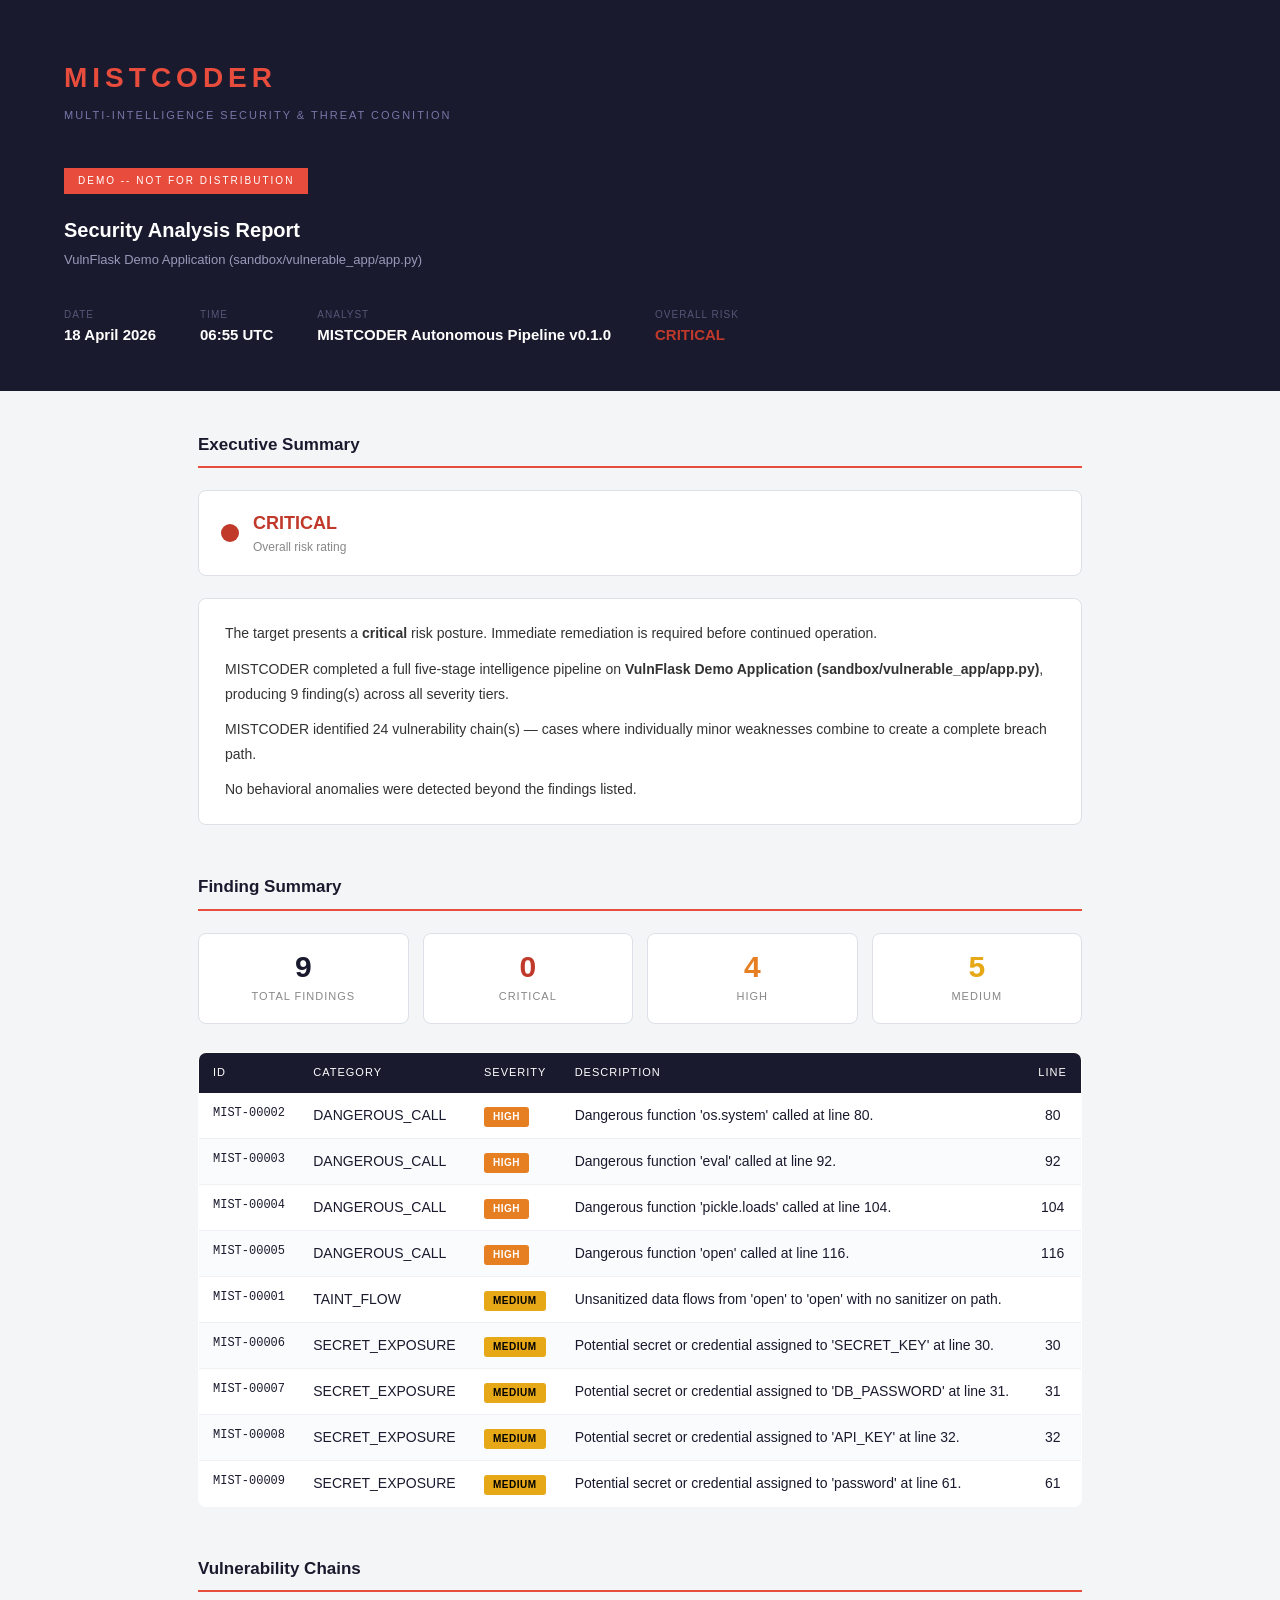
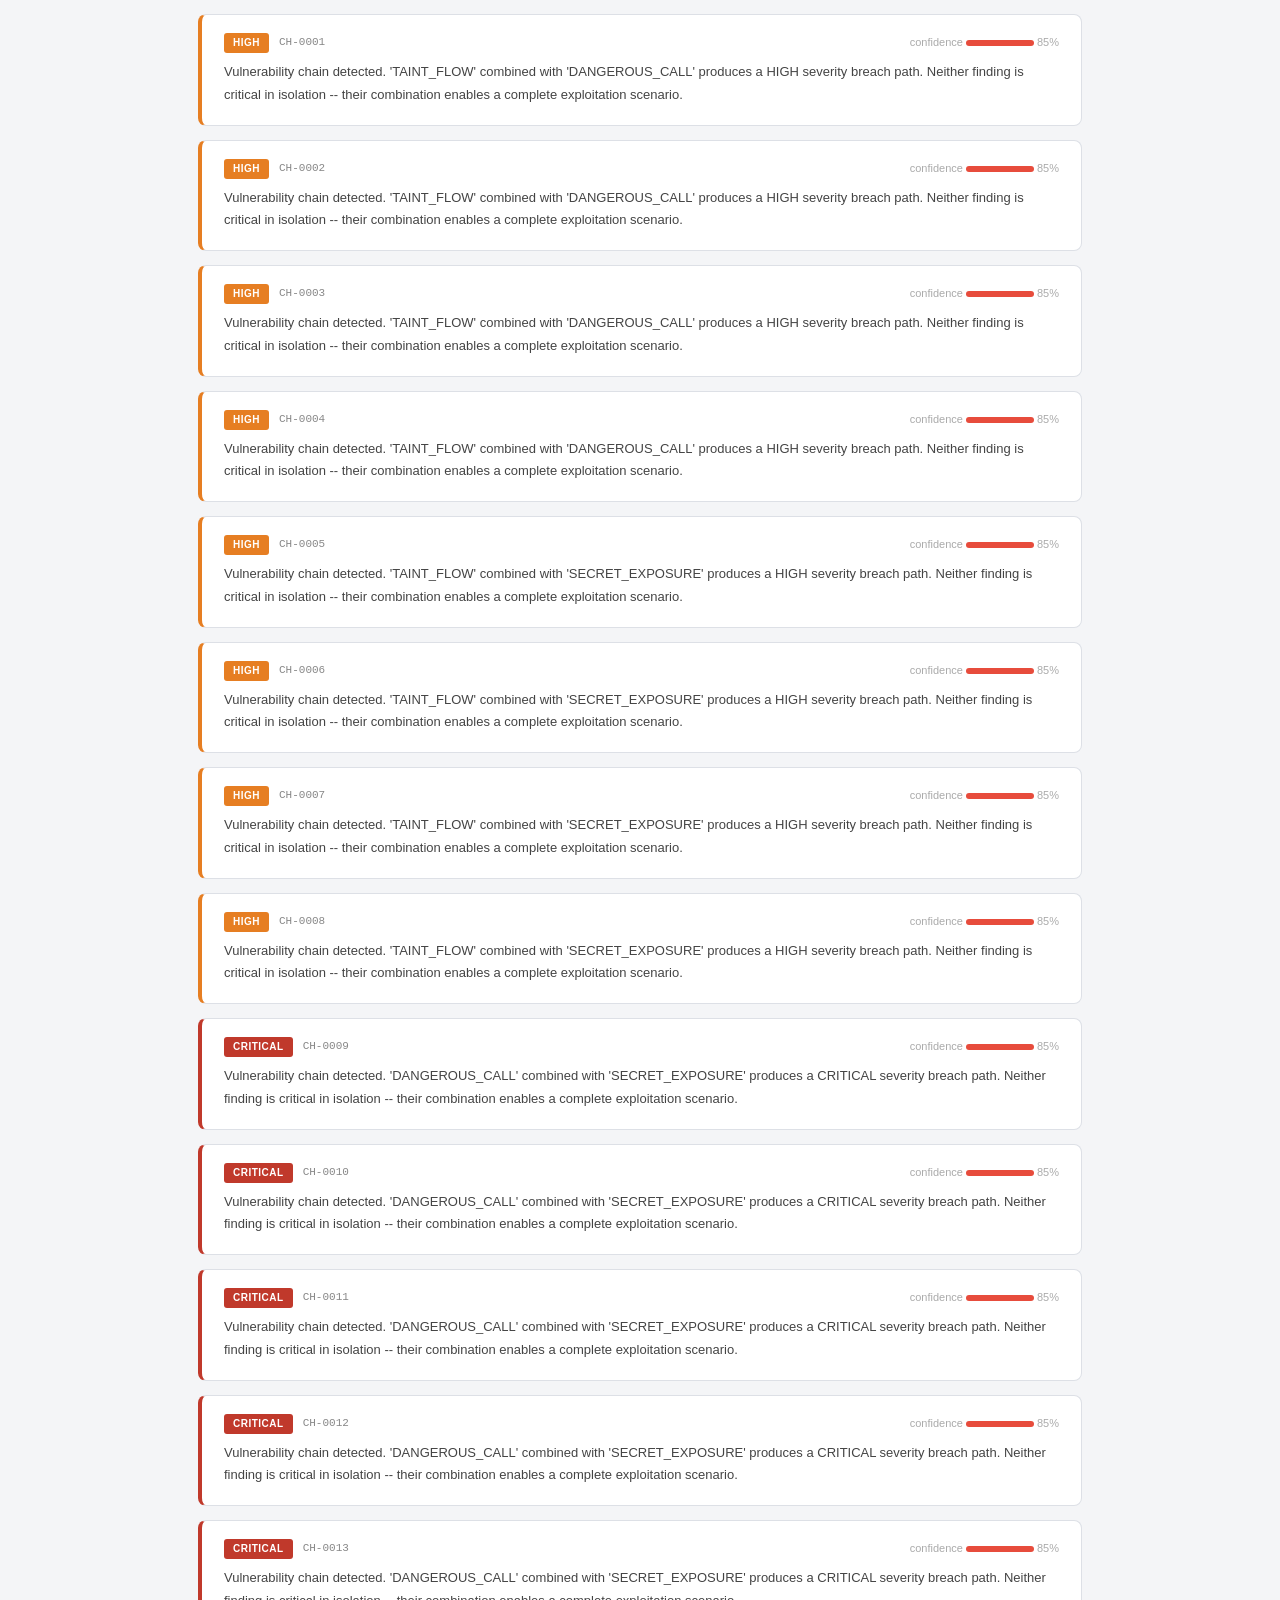
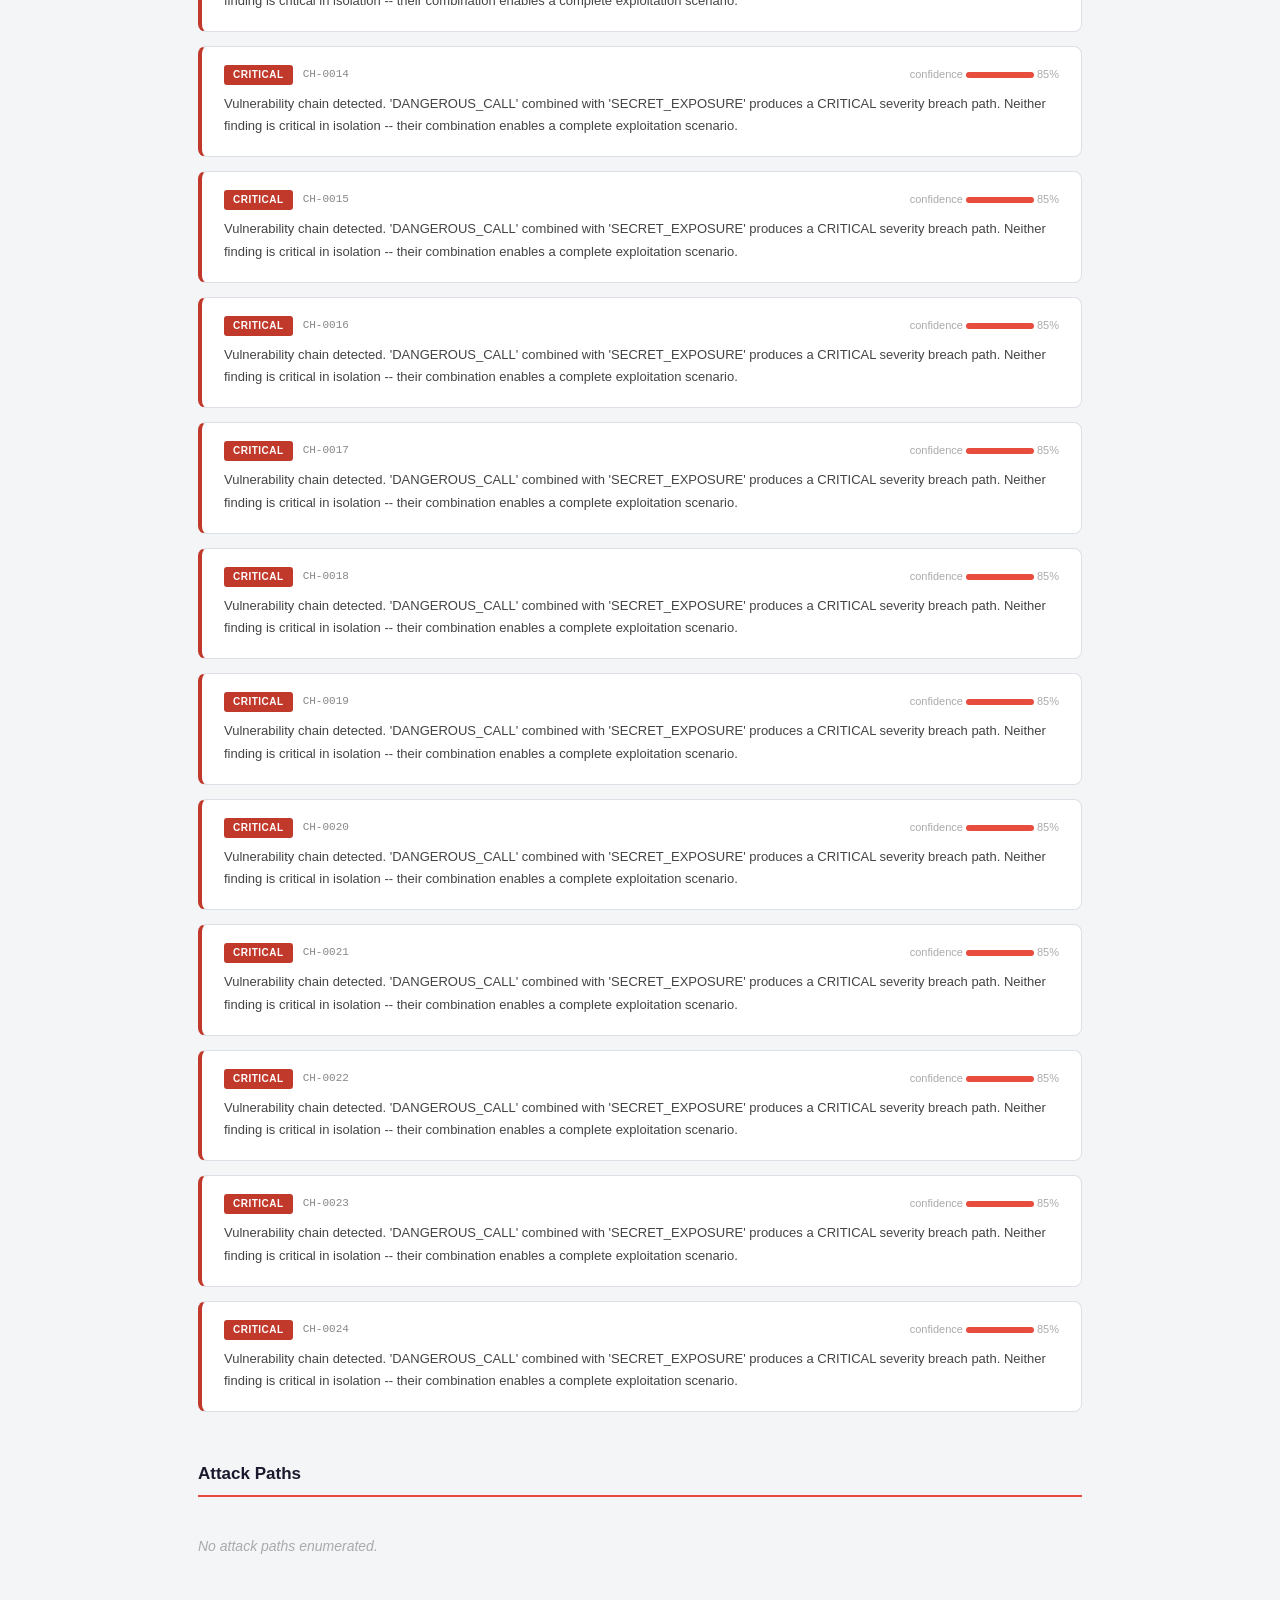
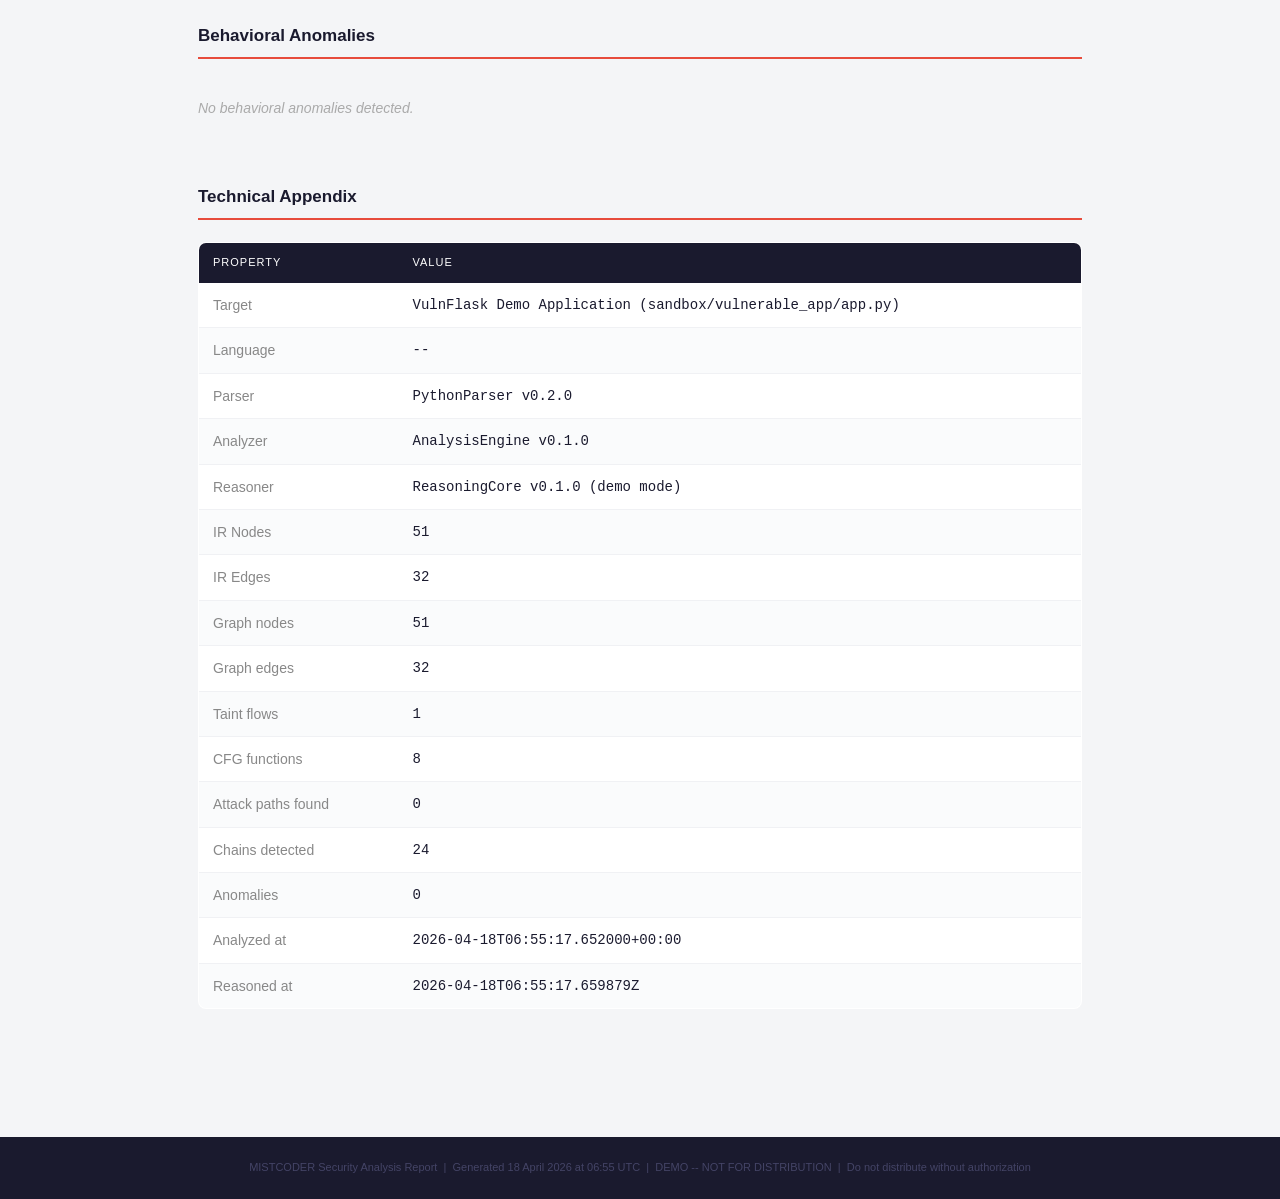
<file: reports/MISTCODER_VulnFlask_demo.html>
<!DOCTYPE html>
<html lang="en">
<head>
<meta charset="UTF-8">
<meta name="viewport" content="width=device-width,initial-scale=1">
<title>MISTCODER Security Report -- VulnFlask Demo Application (sandbox/vulnerable_app/app.py)</title>
<style>
*{box-sizing:border-box;margin:0;padding:0}
body{font-family:-apple-system,BlinkMacSystemFont,'Segoe UI',Arial,sans-serif;
     font-size:14px;line-height:1.6;color:#1a1a2e;background:#f4f5f7}
.cover{background:#1a1a2e;color:#fff;padding:56px 64px 44px}
.cover-logo{font-size:28px;font-weight:700;letter-spacing:5px;
            color:#e74c3c;margin-bottom:6px}
.cover-sub{font-size:11px;letter-spacing:2px;color:#7777aa;
           text-transform:uppercase;margin-bottom:44px}
.confid{display:inline-block;background:#e74c3c;color:#fff;font-size:10px;
        letter-spacing:2px;text-transform:uppercase;padding:5px 14px;
        margin-bottom:20px}
.cover-title{font-size:20px;font-weight:600;color:#fff;margin-bottom:4px}
.cover-target{font-size:13px;color:#9999bb;margin-bottom:36px}
.cover-meta{display:flex;gap:44px}
.cover-meta-item label{font-size:10px;text-transform:uppercase;
                        letter-spacing:1px;color:#555577;display:block}
.cover-meta-item span{font-size:15px;font-weight:600}
.main{max-width:940px;margin:0 auto;padding:40px 28px}
.sec{margin-bottom:48px}
.sec-title{font-size:17px;font-weight:600;color:#1a1a2e;
           border-bottom:2px solid #e74c3c;padding-bottom:8px;
           margin-bottom:22px}
.metrics{display:grid;grid-template-columns:repeat(4,1fr);gap:14px;
         margin-bottom:28px}
.mc{background:#fff;border:1px solid #dde0e6;border-radius:8px;
    padding:18px 20px;text-align:center}
.mc .n{font-size:30px;font-weight:700;line-height:1}
.mc .l{font-size:11px;text-transform:uppercase;letter-spacing:1px;
       color:#888;margin-top:6px}
.mc.cr .n{color:#c0392b}.mc.hi .n{color:#e67e22}
.mc.me .n{color:#e6a817}.mc.to .n{color:#1a1a2e}
table{width:100%;border-collapse:collapse;background:#fff;
      border:1px solid #dde0e6;border-radius:8px;overflow:hidden}
th{background:#1a1a2e;color:#fff;padding:11px 14px;text-align:left;
   font-size:11px;text-transform:uppercase;letter-spacing:1px;font-weight:500}
td{padding:11px 14px;border-bottom:1px solid #f0f1f4;vertical-align:top}
tr:last-child td{border-bottom:none}
tr:nth-child(even){background:#fafbfc}
.badge{display:inline-block;padding:2px 9px;border-radius:3px;
       font-size:10px;font-weight:700;letter-spacing:.5px;text-transform:uppercase}
.chain-card{background:#fff;border:1px solid #dde0e6;
            border-left:4px solid #888;border-radius:8px;
            padding:18px 22px;margin-bottom:14px}
.chain-hdr{display:flex;align-items:center;gap:10px;margin-bottom:8px}
.chain-id{font-size:11px;color:#888;font-family:monospace}
.chain-narr{font-size:13px;color:#444;line-height:1.75}
.exec{background:#fff;border:1px solid #dde0e6;border-radius:8px;
      padding:22px 26px}
.exec p{margin-bottom:10px;color:#333;line-height:1.8}
.exec p:last-child{margin-bottom:0}
.risk-row{display:flex;align-items:center;gap:14px;padding:18px 22px;
          background:#fff;border:1px solid #dde0e6;border-radius:8px;
          margin-bottom:22px}
.risk-dot{width:18px;height:18px;border-radius:50%;flex-shrink:0}
.risk-val{font-size:18px;font-weight:700;text-transform:uppercase}
.risk-lbl{font-size:12px;color:#888}
.foot{background:#1a1a2e;color:#444466;text-align:center;
      padding:22px;font-size:11px;margin-top:40px}
.empty{color:#aaa;font-style:italic;padding:16px 0}
pre{background:#f4f5f7;border:1px solid #dde0e6;border-radius:4px;
    padding:10px 14px;font-size:11px;overflow-x:auto;
    white-space:pre-wrap;word-break:break-all}
.path-row td:first-child{font-family:monospace;font-size:12px;color:#555}
.conf-bar{display:inline-block;height:6px;border-radius:3px;
          background:#e74c3c;vertical-align:middle}
</style>
</head>
<body>

<div class="cover">
  <div class="cover-logo">MISTCODER</div>
  <div class="cover-sub">Multi-Intelligence Security &amp; Threat Cognition</div>
  <div class="confid">DEMO -- NOT FOR DISTRIBUTION</div>
  <div class="cover-title">Security Analysis Report</div>
  <div class="cover-target">VulnFlask Demo Application (sandbox/vulnerable_app/app.py)</div>
  <div class="cover-meta">
    <div class="cover-meta-item">
      <label>Date</label>
      <span>18 April 2026</span>
    </div>
    <div class="cover-meta-item">
      <label>Time</label>
      <span>06:55 UTC</span>
    </div>
    <div class="cover-meta-item">
      <label>Analyst</label>
      <span>MISTCODER Autonomous Pipeline v0.1.0</span>
    </div>
    <div class="cover-meta-item">
      <label>Overall risk</label>
      <span style="color:#c0392b">CRITICAL</span>
    </div>
  </div>
</div>

<div class="main">

  <div class="sec">
    <div class="sec-title">Executive Summary</div>
    <div class="risk-row"><div class="risk-dot" style="background:#c0392b"></div><div><div class="risk-val" style="color:#c0392b">critical</div><div class="risk-lbl">Overall risk rating</div></div></div>
    <div class="exec"><p>The target presents a <strong>critical</strong> risk posture. Immediate remediation is required before continued operation.</p><p>MISTCODER completed a full five-stage intelligence pipeline on <strong>VulnFlask Demo Application (sandbox/vulnerable_app/app.py)</strong>, producing 9 finding(s) across all severity tiers.</p><p>MISTCODER identified 24 vulnerability chain(s) — cases where individually minor weaknesses combine to create a complete breach path.</p><p>No behavioral anomalies were detected beyond the findings listed.</p></div>
  </div>

  <div class="sec">
    <div class="sec-title">Finding Summary</div>
    <div class="metrics"><div class="mc to"><div class="n">9</div><div class="l">Total findings</div></div><div class="mc cr"><div class="n">0</div><div class="l">Critical</div></div><div class="mc hi"><div class="n">4</div><div class="l">High</div></div><div class="mc me"><div class="n">5</div><div class="l">Medium</div></div></div>
    <table><thead><tr><th>ID</th><th>Category</th><th>Severity</th><th>Description</th><th>Line</th></tr></thead><tbody><tr><td style='font-family:monospace;font-size:12px'>MIST-00002</td><td>DANGEROUS_CALL</td><td><span class="badge" style="background:#e67e22;color:#fff;">high</span></td><td>Dangerous function &#x27;os.system&#x27; called at line 80.</td><td style='text-align:center'>80</td></tr><tr><td style='font-family:monospace;font-size:12px'>MIST-00003</td><td>DANGEROUS_CALL</td><td><span class="badge" style="background:#e67e22;color:#fff;">high</span></td><td>Dangerous function &#x27;eval&#x27; called at line 92.</td><td style='text-align:center'>92</td></tr><tr><td style='font-family:monospace;font-size:12px'>MIST-00004</td><td>DANGEROUS_CALL</td><td><span class="badge" style="background:#e67e22;color:#fff;">high</span></td><td>Dangerous function &#x27;pickle.loads&#x27; called at line 104.</td><td style='text-align:center'>104</td></tr><tr><td style='font-family:monospace;font-size:12px'>MIST-00005</td><td>DANGEROUS_CALL</td><td><span class="badge" style="background:#e67e22;color:#fff;">high</span></td><td>Dangerous function &#x27;open&#x27; called at line 116.</td><td style='text-align:center'>116</td></tr><tr><td style='font-family:monospace;font-size:12px'>MIST-00001</td><td>TAINT_FLOW</td><td><span class="badge" style="background:#e6a817;color:#000;">medium</span></td><td>Unsanitized data flows from &#x27;open&#x27; to &#x27;open&#x27; with no sanitizer on path.</td><td style='text-align:center'></td></tr><tr><td style='font-family:monospace;font-size:12px'>MIST-00006</td><td>SECRET_EXPOSURE</td><td><span class="badge" style="background:#e6a817;color:#000;">medium</span></td><td>Potential secret or credential assigned to &#x27;SECRET_KEY&#x27; at line 30.</td><td style='text-align:center'>30</td></tr><tr><td style='font-family:monospace;font-size:12px'>MIST-00007</td><td>SECRET_EXPOSURE</td><td><span class="badge" style="background:#e6a817;color:#000;">medium</span></td><td>Potential secret or credential assigned to &#x27;DB_PASSWORD&#x27; at line 31.</td><td style='text-align:center'>31</td></tr><tr><td style='font-family:monospace;font-size:12px'>MIST-00008</td><td>SECRET_EXPOSURE</td><td><span class="badge" style="background:#e6a817;color:#000;">medium</span></td><td>Potential secret or credential assigned to &#x27;API_KEY&#x27; at line 32.</td><td style='text-align:center'>32</td></tr><tr><td style='font-family:monospace;font-size:12px'>MIST-00009</td><td>SECRET_EXPOSURE</td><td><span class="badge" style="background:#e6a817;color:#000;">medium</span></td><td>Potential secret or credential assigned to &#x27;password&#x27; at line 61.</td><td style='text-align:center'>61</td></tr></tbody></table>
  </div>

  <div class="sec">
    <div class="sec-title">Vulnerability Chains</div>
    <div class="chain-card" style="border-left-color:#e67e22"><div class="chain-hdr"><span class="badge" style="background:#e67e22;color:#fff;">high</span><span class="chain-id">CH-0001</span><span style="font-size:11px;color:#aaa;margin-left:auto">confidence <span class="conf-bar" style="width:68px"></span> 85%</span></div><div class="chain-narr">Vulnerability chain detected. &#x27;TAINT_FLOW&#x27; combined with &#x27;DANGEROUS_CALL&#x27; produces a HIGH severity breach path. Neither finding is critical in isolation -- their combination enables a complete exploitation scenario.</div></div><div class="chain-card" style="border-left-color:#e67e22"><div class="chain-hdr"><span class="badge" style="background:#e67e22;color:#fff;">high</span><span class="chain-id">CH-0002</span><span style="font-size:11px;color:#aaa;margin-left:auto">confidence <span class="conf-bar" style="width:68px"></span> 85%</span></div><div class="chain-narr">Vulnerability chain detected. &#x27;TAINT_FLOW&#x27; combined with &#x27;DANGEROUS_CALL&#x27; produces a HIGH severity breach path. Neither finding is critical in isolation -- their combination enables a complete exploitation scenario.</div></div><div class="chain-card" style="border-left-color:#e67e22"><div class="chain-hdr"><span class="badge" style="background:#e67e22;color:#fff;">high</span><span class="chain-id">CH-0003</span><span style="font-size:11px;color:#aaa;margin-left:auto">confidence <span class="conf-bar" style="width:68px"></span> 85%</span></div><div class="chain-narr">Vulnerability chain detected. &#x27;TAINT_FLOW&#x27; combined with &#x27;DANGEROUS_CALL&#x27; produces a HIGH severity breach path. Neither finding is critical in isolation -- their combination enables a complete exploitation scenario.</div></div><div class="chain-card" style="border-left-color:#e67e22"><div class="chain-hdr"><span class="badge" style="background:#e67e22;color:#fff;">high</span><span class="chain-id">CH-0004</span><span style="font-size:11px;color:#aaa;margin-left:auto">confidence <span class="conf-bar" style="width:68px"></span> 85%</span></div><div class="chain-narr">Vulnerability chain detected. &#x27;TAINT_FLOW&#x27; combined with &#x27;DANGEROUS_CALL&#x27; produces a HIGH severity breach path. Neither finding is critical in isolation -- their combination enables a complete exploitation scenario.</div></div><div class="chain-card" style="border-left-color:#e67e22"><div class="chain-hdr"><span class="badge" style="background:#e67e22;color:#fff;">high</span><span class="chain-id">CH-0005</span><span style="font-size:11px;color:#aaa;margin-left:auto">confidence <span class="conf-bar" style="width:68px"></span> 85%</span></div><div class="chain-narr">Vulnerability chain detected. &#x27;TAINT_FLOW&#x27; combined with &#x27;SECRET_EXPOSURE&#x27; produces a HIGH severity breach path. Neither finding is critical in isolation -- their combination enables a complete exploitation scenario.</div></div><div class="chain-card" style="border-left-color:#e67e22"><div class="chain-hdr"><span class="badge" style="background:#e67e22;color:#fff;">high</span><span class="chain-id">CH-0006</span><span style="font-size:11px;color:#aaa;margin-left:auto">confidence <span class="conf-bar" style="width:68px"></span> 85%</span></div><div class="chain-narr">Vulnerability chain detected. &#x27;TAINT_FLOW&#x27; combined with &#x27;SECRET_EXPOSURE&#x27; produces a HIGH severity breach path. Neither finding is critical in isolation -- their combination enables a complete exploitation scenario.</div></div><div class="chain-card" style="border-left-color:#e67e22"><div class="chain-hdr"><span class="badge" style="background:#e67e22;color:#fff;">high</span><span class="chain-id">CH-0007</span><span style="font-size:11px;color:#aaa;margin-left:auto">confidence <span class="conf-bar" style="width:68px"></span> 85%</span></div><div class="chain-narr">Vulnerability chain detected. &#x27;TAINT_FLOW&#x27; combined with &#x27;SECRET_EXPOSURE&#x27; produces a HIGH severity breach path. Neither finding is critical in isolation -- their combination enables a complete exploitation scenario.</div></div><div class="chain-card" style="border-left-color:#e67e22"><div class="chain-hdr"><span class="badge" style="background:#e67e22;color:#fff;">high</span><span class="chain-id">CH-0008</span><span style="font-size:11px;color:#aaa;margin-left:auto">confidence <span class="conf-bar" style="width:68px"></span> 85%</span></div><div class="chain-narr">Vulnerability chain detected. &#x27;TAINT_FLOW&#x27; combined with &#x27;SECRET_EXPOSURE&#x27; produces a HIGH severity breach path. Neither finding is critical in isolation -- their combination enables a complete exploitation scenario.</div></div><div class="chain-card" style="border-left-color:#c0392b"><div class="chain-hdr"><span class="badge" style="background:#c0392b;color:#fff;">critical</span><span class="chain-id">CH-0009</span><span style="font-size:11px;color:#aaa;margin-left:auto">confidence <span class="conf-bar" style="width:68px"></span> 85%</span></div><div class="chain-narr">Vulnerability chain detected. &#x27;DANGEROUS_CALL&#x27; combined with &#x27;SECRET_EXPOSURE&#x27; produces a CRITICAL severity breach path. Neither finding is critical in isolation -- their combination enables a complete exploitation scenario.</div></div><div class="chain-card" style="border-left-color:#c0392b"><div class="chain-hdr"><span class="badge" style="background:#c0392b;color:#fff;">critical</span><span class="chain-id">CH-0010</span><span style="font-size:11px;color:#aaa;margin-left:auto">confidence <span class="conf-bar" style="width:68px"></span> 85%</span></div><div class="chain-narr">Vulnerability chain detected. &#x27;DANGEROUS_CALL&#x27; combined with &#x27;SECRET_EXPOSURE&#x27; produces a CRITICAL severity breach path. Neither finding is critical in isolation -- their combination enables a complete exploitation scenario.</div></div><div class="chain-card" style="border-left-color:#c0392b"><div class="chain-hdr"><span class="badge" style="background:#c0392b;color:#fff;">critical</span><span class="chain-id">CH-0011</span><span style="font-size:11px;color:#aaa;margin-left:auto">confidence <span class="conf-bar" style="width:68px"></span> 85%</span></div><div class="chain-narr">Vulnerability chain detected. &#x27;DANGEROUS_CALL&#x27; combined with &#x27;SECRET_EXPOSURE&#x27; produces a CRITICAL severity breach path. Neither finding is critical in isolation -- their combination enables a complete exploitation scenario.</div></div><div class="chain-card" style="border-left-color:#c0392b"><div class="chain-hdr"><span class="badge" style="background:#c0392b;color:#fff;">critical</span><span class="chain-id">CH-0012</span><span style="font-size:11px;color:#aaa;margin-left:auto">confidence <span class="conf-bar" style="width:68px"></span> 85%</span></div><div class="chain-narr">Vulnerability chain detected. &#x27;DANGEROUS_CALL&#x27; combined with &#x27;SECRET_EXPOSURE&#x27; produces a CRITICAL severity breach path. Neither finding is critical in isolation -- their combination enables a complete exploitation scenario.</div></div><div class="chain-card" style="border-left-color:#c0392b"><div class="chain-hdr"><span class="badge" style="background:#c0392b;color:#fff;">critical</span><span class="chain-id">CH-0013</span><span style="font-size:11px;color:#aaa;margin-left:auto">confidence <span class="conf-bar" style="width:68px"></span> 85%</span></div><div class="chain-narr">Vulnerability chain detected. &#x27;DANGEROUS_CALL&#x27; combined with &#x27;SECRET_EXPOSURE&#x27; produces a CRITICAL severity breach path. Neither finding is critical in isolation -- their combination enables a complete exploitation scenario.</div></div><div class="chain-card" style="border-left-color:#c0392b"><div class="chain-hdr"><span class="badge" style="background:#c0392b;color:#fff;">critical</span><span class="chain-id">CH-0014</span><span style="font-size:11px;color:#aaa;margin-left:auto">confidence <span class="conf-bar" style="width:68px"></span> 85%</span></div><div class="chain-narr">Vulnerability chain detected. &#x27;DANGEROUS_CALL&#x27; combined with &#x27;SECRET_EXPOSURE&#x27; produces a CRITICAL severity breach path. Neither finding is critical in isolation -- their combination enables a complete exploitation scenario.</div></div><div class="chain-card" style="border-left-color:#c0392b"><div class="chain-hdr"><span class="badge" style="background:#c0392b;color:#fff;">critical</span><span class="chain-id">CH-0015</span><span style="font-size:11px;color:#aaa;margin-left:auto">confidence <span class="conf-bar" style="width:68px"></span> 85%</span></div><div class="chain-narr">Vulnerability chain detected. &#x27;DANGEROUS_CALL&#x27; combined with &#x27;SECRET_EXPOSURE&#x27; produces a CRITICAL severity breach path. Neither finding is critical in isolation -- their combination enables a complete exploitation scenario.</div></div><div class="chain-card" style="border-left-color:#c0392b"><div class="chain-hdr"><span class="badge" style="background:#c0392b;color:#fff;">critical</span><span class="chain-id">CH-0016</span><span style="font-size:11px;color:#aaa;margin-left:auto">confidence <span class="conf-bar" style="width:68px"></span> 85%</span></div><div class="chain-narr">Vulnerability chain detected. &#x27;DANGEROUS_CALL&#x27; combined with &#x27;SECRET_EXPOSURE&#x27; produces a CRITICAL severity breach path. Neither finding is critical in isolation -- their combination enables a complete exploitation scenario.</div></div><div class="chain-card" style="border-left-color:#c0392b"><div class="chain-hdr"><span class="badge" style="background:#c0392b;color:#fff;">critical</span><span class="chain-id">CH-0017</span><span style="font-size:11px;color:#aaa;margin-left:auto">confidence <span class="conf-bar" style="width:68px"></span> 85%</span></div><div class="chain-narr">Vulnerability chain detected. &#x27;DANGEROUS_CALL&#x27; combined with &#x27;SECRET_EXPOSURE&#x27; produces a CRITICAL severity breach path. Neither finding is critical in isolation -- their combination enables a complete exploitation scenario.</div></div><div class="chain-card" style="border-left-color:#c0392b"><div class="chain-hdr"><span class="badge" style="background:#c0392b;color:#fff;">critical</span><span class="chain-id">CH-0018</span><span style="font-size:11px;color:#aaa;margin-left:auto">confidence <span class="conf-bar" style="width:68px"></span> 85%</span></div><div class="chain-narr">Vulnerability chain detected. &#x27;DANGEROUS_CALL&#x27; combined with &#x27;SECRET_EXPOSURE&#x27; produces a CRITICAL severity breach path. Neither finding is critical in isolation -- their combination enables a complete exploitation scenario.</div></div><div class="chain-card" style="border-left-color:#c0392b"><div class="chain-hdr"><span class="badge" style="background:#c0392b;color:#fff;">critical</span><span class="chain-id">CH-0019</span><span style="font-size:11px;color:#aaa;margin-left:auto">confidence <span class="conf-bar" style="width:68px"></span> 85%</span></div><div class="chain-narr">Vulnerability chain detected. &#x27;DANGEROUS_CALL&#x27; combined with &#x27;SECRET_EXPOSURE&#x27; produces a CRITICAL severity breach path. Neither finding is critical in isolation -- their combination enables a complete exploitation scenario.</div></div><div class="chain-card" style="border-left-color:#c0392b"><div class="chain-hdr"><span class="badge" style="background:#c0392b;color:#fff;">critical</span><span class="chain-id">CH-0020</span><span style="font-size:11px;color:#aaa;margin-left:auto">confidence <span class="conf-bar" style="width:68px"></span> 85%</span></div><div class="chain-narr">Vulnerability chain detected. &#x27;DANGEROUS_CALL&#x27; combined with &#x27;SECRET_EXPOSURE&#x27; produces a CRITICAL severity breach path. Neither finding is critical in isolation -- their combination enables a complete exploitation scenario.</div></div><div class="chain-card" style="border-left-color:#c0392b"><div class="chain-hdr"><span class="badge" style="background:#c0392b;color:#fff;">critical</span><span class="chain-id">CH-0021</span><span style="font-size:11px;color:#aaa;margin-left:auto">confidence <span class="conf-bar" style="width:68px"></span> 85%</span></div><div class="chain-narr">Vulnerability chain detected. &#x27;DANGEROUS_CALL&#x27; combined with &#x27;SECRET_EXPOSURE&#x27; produces a CRITICAL severity breach path. Neither finding is critical in isolation -- their combination enables a complete exploitation scenario.</div></div><div class="chain-card" style="border-left-color:#c0392b"><div class="chain-hdr"><span class="badge" style="background:#c0392b;color:#fff;">critical</span><span class="chain-id">CH-0022</span><span style="font-size:11px;color:#aaa;margin-left:auto">confidence <span class="conf-bar" style="width:68px"></span> 85%</span></div><div class="chain-narr">Vulnerability chain detected. &#x27;DANGEROUS_CALL&#x27; combined with &#x27;SECRET_EXPOSURE&#x27; produces a CRITICAL severity breach path. Neither finding is critical in isolation -- their combination enables a complete exploitation scenario.</div></div><div class="chain-card" style="border-left-color:#c0392b"><div class="chain-hdr"><span class="badge" style="background:#c0392b;color:#fff;">critical</span><span class="chain-id">CH-0023</span><span style="font-size:11px;color:#aaa;margin-left:auto">confidence <span class="conf-bar" style="width:68px"></span> 85%</span></div><div class="chain-narr">Vulnerability chain detected. &#x27;DANGEROUS_CALL&#x27; combined with &#x27;SECRET_EXPOSURE&#x27; produces a CRITICAL severity breach path. Neither finding is critical in isolation -- their combination enables a complete exploitation scenario.</div></div><div class="chain-card" style="border-left-color:#c0392b"><div class="chain-hdr"><span class="badge" style="background:#c0392b;color:#fff;">critical</span><span class="chain-id">CH-0024</span><span style="font-size:11px;color:#aaa;margin-left:auto">confidence <span class="conf-bar" style="width:68px"></span> 85%</span></div><div class="chain-narr">Vulnerability chain detected. &#x27;DANGEROUS_CALL&#x27; combined with &#x27;SECRET_EXPOSURE&#x27; produces a CRITICAL severity breach path. Neither finding is critical in isolation -- their combination enables a complete exploitation scenario.</div></div>
  </div>

  <div class="sec">
    <div class="sec-title">Attack Paths</div>
    <p class="empty">No attack paths enumerated.</p>
  </div>

  <div class="sec">
    <div class="sec-title">Behavioral Anomalies</div>
    <p class="empty">No behavioral anomalies detected.</p>
  </div>

  <div class="sec">
    <div class="sec-title">Technical Appendix</div>
    <table><thead><tr><th>Property</th><th>Value</th></tr></thead><tbody><tr><td style='color:#888;width:200px'>Target</td><td style='font-family:monospace'>VulnFlask Demo Application (sandbox/vulnerable_app/app.py)</td></tr><tr><td style='color:#888;width:200px'>Language</td><td style='font-family:monospace'>--</td></tr><tr><td style='color:#888;width:200px'>Parser</td><td style='font-family:monospace'>PythonParser v0.2.0</td></tr><tr><td style='color:#888;width:200px'>Analyzer</td><td style='font-family:monospace'>AnalysisEngine v0.1.0</td></tr><tr><td style='color:#888;width:200px'>Reasoner</td><td style='font-family:monospace'>ReasoningCore v0.1.0 (demo mode)</td></tr><tr><td style='color:#888;width:200px'>IR Nodes</td><td style='font-family:monospace'>51</td></tr><tr><td style='color:#888;width:200px'>IR Edges</td><td style='font-family:monospace'>32</td></tr><tr><td style='color:#888;width:200px'>Graph nodes</td><td style='font-family:monospace'>51</td></tr><tr><td style='color:#888;width:200px'>Graph edges</td><td style='font-family:monospace'>32</td></tr><tr><td style='color:#888;width:200px'>Taint flows</td><td style='font-family:monospace'>1</td></tr><tr><td style='color:#888;width:200px'>CFG functions</td><td style='font-family:monospace'>8</td></tr><tr><td style='color:#888;width:200px'>Attack paths found</td><td style='font-family:monospace'>0</td></tr><tr><td style='color:#888;width:200px'>Chains detected</td><td style='font-family:monospace'>24</td></tr><tr><td style='color:#888;width:200px'>Anomalies</td><td style='font-family:monospace'>0</td></tr><tr><td style='color:#888;width:200px'>Analyzed at</td><td style='font-family:monospace'>2026-04-18T06:55:17.652000+00:00</td></tr><tr><td style='color:#888;width:200px'>Reasoned at</td><td style='font-family:monospace'>2026-04-18T06:55:17.659879Z</td></tr></tbody></table>
  </div>

</div>

<div class="foot">
  MISTCODER Security Analysis Report &nbsp;|&nbsp;
  Generated 18 April 2026 at 06:55 UTC &nbsp;|&nbsp;
  DEMO -- NOT FOR DISTRIBUTION &nbsp;|&nbsp;
  Do not distribute without authorization
</div>

</body>
</html>
</file>
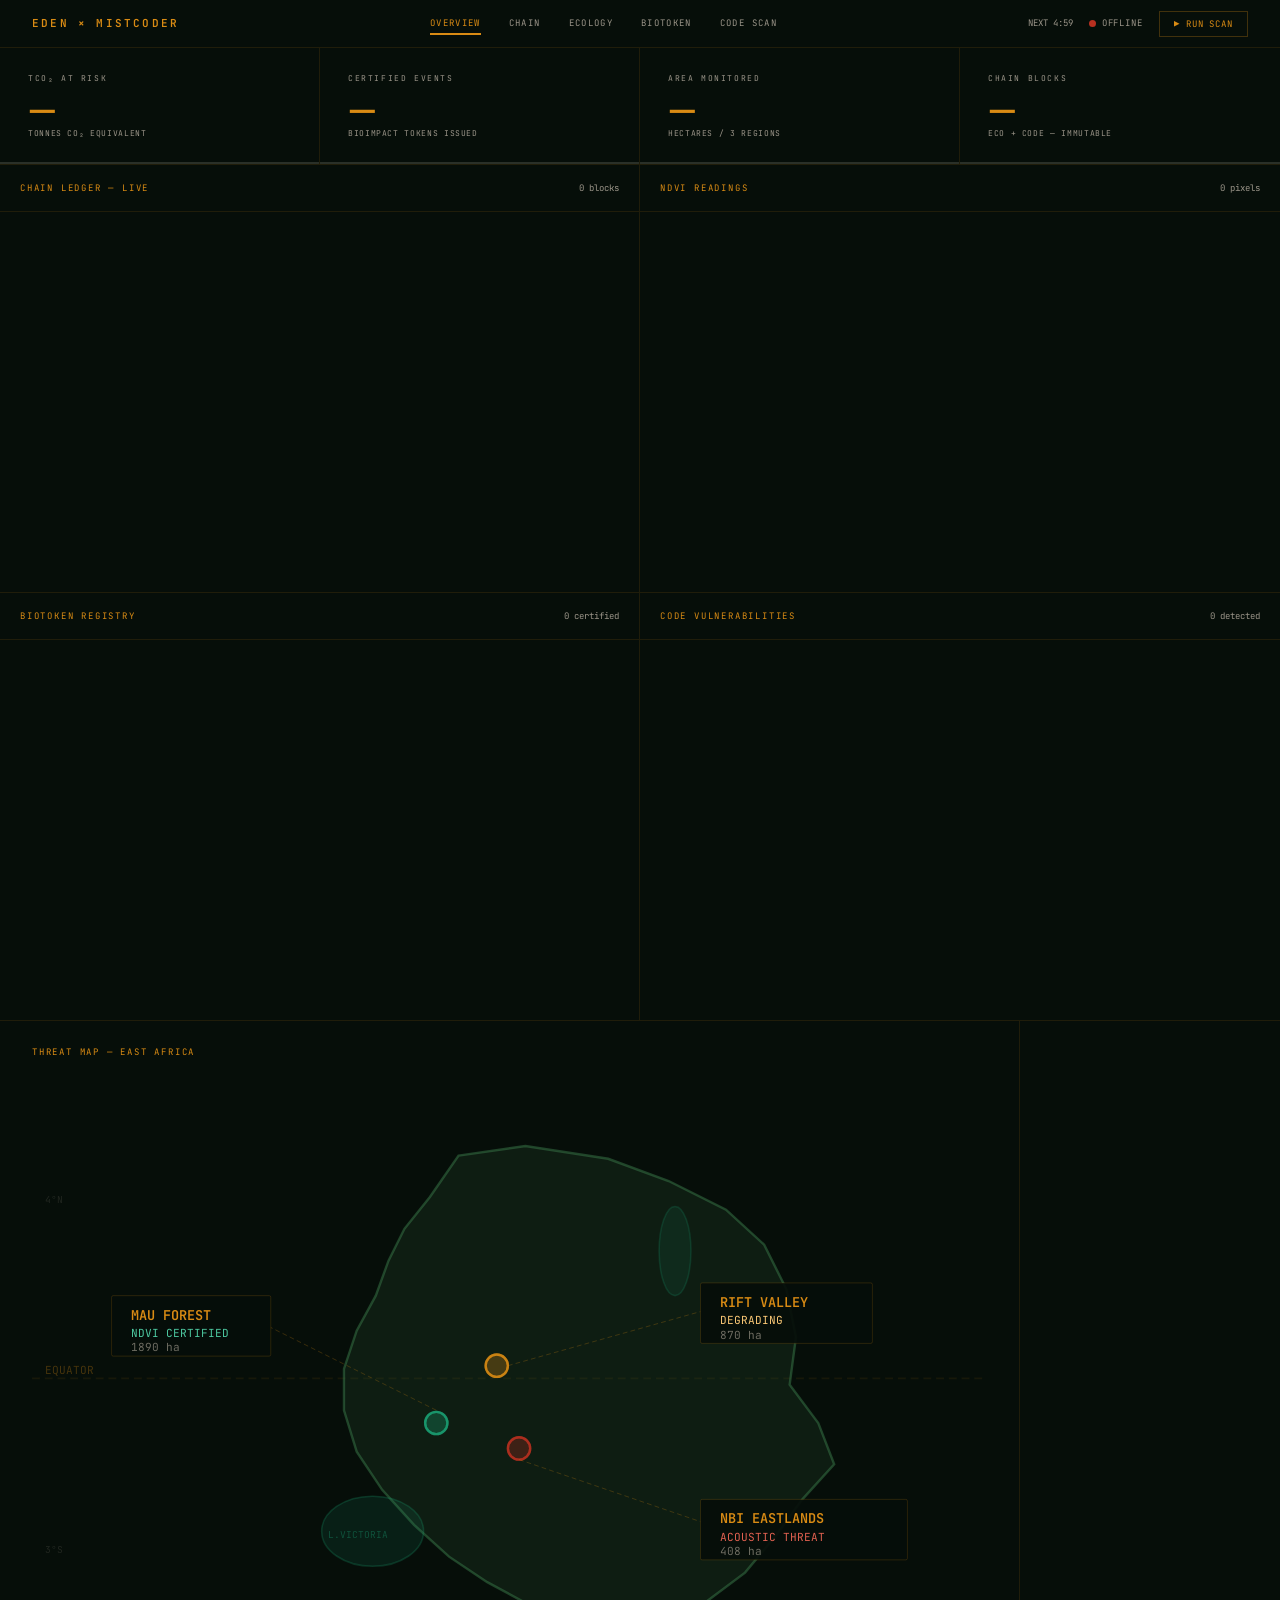
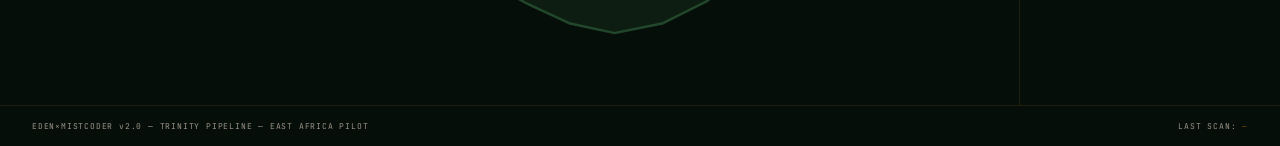
<file: server/dashboard.html>
<!DOCTYPE html>
<html lang="en">
<head>
<meta charset="UTF-8">
<meta name="viewport" content="width=device-width, initial-scale=1.0">
<title>EDEN×MISTCODER — Live Intelligence</title>
<link href="https://fonts.googleapis.com/css2?family=Playfair+Display:wght@700;900&family=JetBrains+Mono:wght@300;400;600&family=Crimson+Pro:ital,wght@0,300;0,400;1,300&display=swap" rel="stylesheet">
<style>
*,*::before,*::after{box-sizing:border-box;margin:0;padding:0}
:root{
  --ink:#060E09;--ink2:#0D1F11;--ink3:#162B1C;
  --amber:#D98B14;--amber-pale:#FAC775;--amber-dim:#7A4E08;
  --teal:#1A9E72;--teal-light:#4DC8A0;
  --red:#B83020;--red-light:#E06050;
  --sage:#2A5435;--sage-light:#3A7A4A;
  --white:#EDE8DF;--white-dim:#9A9488;--white-faint:#2A3028;
  --border:rgba(217,139,20,0.12);--border-strong:rgba(217,139,20,0.28);
  --mono:'JetBrains Mono',monospace;
  --serif:'Playfair Display',serif;
  --body:'Crimson Pro',Georgia,serif;
  --transition:0.2s ease;
}
html,body{height:100%;background:var(--ink);}
body{color:var(--white);font-family:var(--body);font-size:15px;line-height:1.6;overflow-x:hidden;}

/* ── TOPBAR ─────────────────────────────────────────── */
#topbar{
  display:flex;align-items:center;justify-content:space-between;
  padding:0 32px;height:48px;
  background:var(--ink);border-bottom:1px solid var(--border);
  position:sticky;top:0;z-index:200;
}
.tb-logo{font-family:var(--mono);font-size:11px;font-weight:600;letter-spacing:0.2em;color:var(--amber);}
.tb-center{display:flex;gap:28px;}
.tb-tab{
  font-family:var(--mono);font-size:9px;letter-spacing:0.15em;color:var(--white-dim);
  cursor:pointer;padding:4px 0;border-bottom:2px solid transparent;transition:all .2s;
  text-transform:uppercase;background:none;border:none;border-bottom:2px solid transparent;
}
.tb-tab:hover{color:var(--amber);}
.tb-tab.active{color:var(--amber);border-bottom-color:var(--amber);}
.tb-right{display:flex;align-items:center;gap:16px;}
#conn-status{display:flex;align-items:center;gap:6px;font-family:var(--mono);font-size:9px;color:var(--white-dim);letter-spacing:0.1em;}
.conn-dot{width:7px;height:7px;border-radius:50%;background:var(--white-faint);transition:background .4s;}
.conn-dot.live{background:var(--teal);animation:live-pulse 2s infinite;}
.conn-dot.err{background:var(--red);}
@keyframes live-pulse{0%,100%{opacity:1;box-shadow:0 0 0 0 rgba(26,158,114,.5)}50%{opacity:.8;box-shadow:0 0 0 5px rgba(26,158,114,0)}}
#scan-btn{
  font-family:var(--mono);font-size:9px;letter-spacing:0.1em;color:var(--amber);
  background:transparent;border:1px solid var(--border-strong);padding:6px 14px;
  cursor:pointer;transition:all .2s;text-transform:uppercase;
}
#scan-btn:hover:not(:disabled){background:rgba(217,139,20,.1);}
#scan-btn:disabled{opacity:.4;cursor:not-allowed;}
#scan-btn.scanning{animation:btn-pulse 1s infinite alternate;}
@keyframes btn-pulse{from{border-color:var(--border)}to{border-color:var(--amber)}}
#next-scan{font-family:var(--mono);font-size:9px;color:var(--white-dim);}

/* ── SCAN LOG BANNER ────────────────────────────────── */
#scan-log{
  background:rgba(26,158,114,.06);border-bottom:1px solid rgba(26,158,114,.2);
  padding:8px 32px;font-family:var(--mono);font-size:10px;color:var(--teal-light);
  display:none;letter-spacing:0.05em;white-space:nowrap;overflow:hidden;
}
#scan-log.active{display:block;}
#scan-log-text::before{content:'▶ ';}

/* ── TABS ───────────────────────────────────────────── */
.tab-panel{display:none;}
.tab-panel.active{display:block;}

/* ── OVERVIEW: METRICS ──────────────────────────────── */
.metrics-row{display:grid;grid-template-columns:repeat(4,1fr);}
.metric-cell{
  padding:24px 28px;border-right:1px solid var(--border);border-bottom:1px solid var(--border);
  position:relative;overflow:hidden;
}
.metric-cell:last-child{border-right:none;}
.m-label{font-family:var(--mono);font-size:8px;letter-spacing:0.2em;color:var(--white-dim);text-transform:uppercase;margin-bottom:6px;}
.m-value{font-family:var(--serif);font-size:32px;font-weight:700;color:var(--amber);line-height:1;transition:color .3s;}
.m-value.updated{color:var(--teal-light);}
.m-unit{font-family:var(--mono);font-size:8px;color:var(--white-dim);margin-top:4px;letter-spacing:.08em;}
.m-bar{position:absolute;bottom:0;left:0;right:0;height:2px;background:var(--white-faint);}
.m-bar-fill{height:100%;background:var(--amber);transition:width 1s ease;}
.m-delta{
  position:absolute;top:16px;right:16px;
  font-family:var(--mono);font-size:9px;padding:2px 6px;
  background:rgba(26,158,114,.15);color:var(--teal-light);
  opacity:0;transition:opacity .4s;
}
.m-delta.show{opacity:1;}

/* ── 4-FEED GRID ────────────────────────────────────── */
.feeds-grid{display:grid;grid-template-columns:1fr 1fr;min-height:520px;}
.feed-panel{border-right:1px solid var(--border);border-bottom:1px solid var(--border);}
.feed-panel:nth-child(even){border-right:none;}
.feed-panel:nth-child(3),.feed-panel:nth-child(4){border-bottom:none;}
.feed-header{
  display:flex;align-items:center;justify-content:space-between;
  padding:16px 20px;border-bottom:1px solid var(--border);
}
.feed-title{font-family:var(--mono);font-size:9px;letter-spacing:0.2em;color:var(--amber);text-transform:uppercase;}
.feed-count{font-family:var(--mono);font-size:9px;color:var(--white-dim);}
.feed-body{height:380px;overflow-y:auto;scrollbar-width:thin;scrollbar-color:var(--white-faint) transparent;}
.feed-body::-webkit-scrollbar{width:3px;}
.feed-body::-webkit-scrollbar-thumb{background:var(--white-faint);}

/* ── BLOCK ENTRY ────────────────────────────────────── */
.block-row{
  display:flex;gap:10px;align-items:flex-start;
  padding:9px 20px;border-bottom:1px solid var(--border);
  transition:background .15s;
}
.block-row:hover{background:rgba(217,139,20,.03);}
.block-row.new-entry{animation:slide-in .4s ease;}
@keyframes slide-in{from{opacity:0;transform:translateY(-8px)}to{opacity:1;transform:translateY(0)}}
.b-num{font-family:var(--mono);font-size:8px;color:var(--white-dim);min-width:26px;padding-top:2px;}
.b-tag{font-family:var(--mono);font-size:7px;font-weight:600;padding:2px 5px;min-width:36px;text-align:center;letter-spacing:.06em;}
.tag-eco{background:rgba(26,158,114,.18);color:var(--teal-light);border:0.5px solid rgba(26,158,114,.3);}
.tag-code{background:rgba(217,139,20,.12);color:var(--amber-pale);border:0.5px solid rgba(217,139,20,.2);}
.b-body{flex:1;min-width:0;}
.b-event{font-size:11px;color:var(--white);white-space:nowrap;overflow:hidden;text-overflow:ellipsis;}
.b-sub{font-family:var(--mono);font-size:8px;color:var(--white-dim);margin-top:1px;}
.b-score{font-family:var(--mono);font-size:9px;color:var(--teal-light);margin-top:1px;}

/* ── NDVI ENTRY ─────────────────────────────────────── */
.ndvi-row{padding:10px 20px;border-bottom:1px solid var(--border);}
.ndvi-row.new-entry{animation:slide-in .4s ease;}
.ndvi-header{display:flex;justify-content:space-between;align-items:baseline;margin-bottom:6px;}
.ndvi-region{font-size:12px;color:var(--white);}
.ndvi-val{font-family:var(--mono);font-size:11px;font-weight:600;}
.ndvi-val.healthy{color:var(--teal-light);}
.ndvi-val.warning{color:var(--amber);}
.ndvi-val.critical{color:var(--red-light);}
.ndvi-bar-bg{height:3px;background:var(--white-faint);border-radius:2px;overflow:hidden;}
.ndvi-bar-fill{height:100%;border-radius:2px;transition:width 1s ease;}
.ndvi-meta{font-family:var(--mono);font-size:8px;color:var(--white-dim);margin-top:4px;}

/* ── TOKEN ENTRY ────────────────────────────────────── */
.token-row{
  padding:10px 20px;border-bottom:1px solid var(--border);
  display:flex;gap:12px;align-items:center;
  transition:background .15s;
}
.token-row:hover{background:rgba(217,139,20,.03);}
.token-row.new-entry{animation:slide-in .4s ease;}
.tk-id{font-family:var(--mono);font-size:8px;color:var(--amber-dim);min-width:52px;}
.tk-body{flex:1;min-width:0;}
.tk-event{font-size:11px;color:var(--white);white-space:nowrap;overflow:hidden;text-overflow:ellipsis;}
.tk-region{font-family:var(--mono);font-size:8px;color:var(--white-dim);margin-top:1px;}
.tk-right{text-align:right;}
.tk-co2{font-family:var(--mono);font-size:10px;color:var(--amber);}
.tk-score{font-family:var(--mono);font-size:8px;color:var(--teal-light);}
.certified-dot{width:6px;height:6px;border-radius:50%;background:var(--teal);flex-shrink:0;}

/* ── CODE ENTRY ─────────────────────────────────────── */
.code-row{
  padding:9px 20px;border-bottom:1px solid var(--border);
  transition:background .15s;
}
.code-row:hover{background:rgba(217,139,20,.03);}
.code-row.new-entry{animation:slide-in .4s ease;}
.code-header{display:flex;justify-content:space-between;align-items:center;margin-bottom:3px;}
.code-rule{font-family:var(--mono);font-size:10px;color:var(--white);}
.code-level{font-family:var(--mono);font-size:7px;padding:1px 5px;font-weight:600;}
.lvl-error{background:rgba(184,48,32,.2);color:var(--red-light);border:0.5px solid rgba(184,48,32,.35);}
.lvl-warning{background:rgba(217,139,20,.15);color:var(--amber-pale);border:0.5px solid rgba(217,139,20,.25);}
.lvl-note{background:rgba(26,158,114,.12);color:var(--teal-light);border:0.5px solid rgba(26,158,114,.25);}
.code-file{font-family:var(--mono);font-size:8px;color:var(--white-dim);}

/* ── MAP (OVERVIEW) ─────────────────────────────────── */
.map-strip{display:grid;grid-template-columns:1fr 260px;border-top:1px solid var(--border);}
.map-left{padding:24px 32px;border-right:1px solid var(--border);}
.region-cards{display:flex;flex-direction:column;gap:0;}
.region-stat-card{
  padding:16px 20px;border-bottom:1px solid var(--border);
  transition:background .15s;
}
.region-stat-card:hover{background:rgba(217,139,20,.03);}
.region-stat-card:last-child{border-bottom:none;}
.rs-name{font-family:var(--serif);font-size:15px;font-weight:700;color:var(--white);margin-bottom:6px;}
.rs-row{display:flex;justify-content:space-between;margin-bottom:3px;}
.rs-key{font-family:var(--mono);font-size:8px;color:var(--white-dim);letter-spacing:.08em;}
.rs-val{font-family:var(--mono);font-size:9px;color:var(--amber);}
.rs-bar-bg{height:2px;background:var(--white-faint);margin-top:6px;overflow:hidden;}
.rs-bar-fill{height:100%;transition:width 1.2s ease;}

/* ── PULSE ANIMATIONS (MAP SVG) ─────────────────────── */
@keyframes svgpulse{0%{r:6;opacity:1}100%{r:22;opacity:0}}
.svg-pulse{animation:svgpulse 2.5s ease-out infinite;}

/* ── FOOTER ─────────────────────────────────────────── */
#footer{
  display:flex;justify-content:space-between;align-items:center;
  padding:14px 32px;border-top:1px solid var(--border);
  font-family:var(--mono);font-size:8px;color:var(--white-dim);letter-spacing:.1em;
}
#last-scan-time{color:var(--amber-dim);}

/* ── SCROLL BARS ─────────────────────────────────────── */
::-webkit-scrollbar{width:3px;}
::-webkit-scrollbar-thumb{background:var(--white-faint);}
</style>
</head>
<body>

<!-- TOPBAR -->
<div id="topbar">
  <div class="tb-logo">EDEN × MISTCODER</div>
  <div class="tb-center">
    <button class="tb-tab active" onclick="switchTab('overview',this)">OVERVIEW</button>
    <button class="tb-tab" onclick="switchTab('chain',this)">CHAIN</button>
    <button class="tb-tab" onclick="switchTab('ecology',this)">ECOLOGY</button>
    <button class="tb-tab" onclick="switchTab('tokens',this)">BIOTOKEN</button>
    <button class="tb-tab" onclick="switchTab('code',this)">CODE SCAN</button>
  </div>
  <div class="tb-right">
    <div id="next-scan">NEXT SCAN —</div>
    <div id="conn-status"><div class="conn-dot" id="conn-dot"></div><span id="conn-text">CONNECTING</span></div>
    <button id="scan-btn" onclick="triggerScan()">▶ RUN SCAN</button>
  </div>
</div>

<!-- SCAN LOG BANNER -->
<div id="scan-log"><span id="scan-log-text">Initializing...</span></div>

<!-- ── OVERVIEW TAB ─────────────────────────────────────────────────── -->
<div id="tab-overview" class="tab-panel active">

  <!-- METRICS -->
  <div class="metrics-row">
    <div class="metric-cell">
      <div class="m-label">tCO₂ at Risk</div>
      <div class="m-value" id="m-co2">—</div>
      <div class="m-unit">TONNES CO₂ EQUIVALENT</div>
      <div class="m-bar"><div class="m-bar-fill" id="bar-co2" style="width:0%"></div></div>
      <div class="m-delta" id="delta-co2">↑ NEW</div>
    </div>
    <div class="metric-cell">
      <div class="m-label">Certified Events</div>
      <div class="m-value" id="m-cert">—</div>
      <div class="m-unit">BIOIMPACT TOKENS ISSUED</div>
      <div class="m-bar"><div class="m-bar-fill" id="bar-cert" style="width:0%"></div></div>
      <div class="m-delta" id="delta-cert">↑ NEW</div>
    </div>
    <div class="metric-cell">
      <div class="m-label">Area Monitored</div>
      <div class="m-value" id="m-ha">—</div>
      <div class="m-unit">HECTARES / 3 REGIONS</div>
      <div class="m-bar"><div class="m-bar-fill" id="bar-ha" style="width:0%"></div></div>
      <div class="m-delta" id="delta-ha">↑ NEW</div>
    </div>
    <div class="metric-cell">
      <div class="m-label">Chain Blocks</div>
      <div class="m-value" id="m-blocks">—</div>
      <div class="m-unit">ECO + CODE — IMMUTABLE</div>
      <div class="m-bar"><div class="m-bar-fill" id="bar-blocks" style="width:0%"></div></div>
      <div class="m-delta" id="delta-blocks">↑ NEW</div>
    </div>
  </div>

  <!-- 4-FEED GRID -->
  <div class="feeds-grid">
    <!-- CHAIN FEED -->
    <div class="feed-panel">
      <div class="feed-header">
        <span class="feed-title">CHAIN LEDGER — LIVE</span>
        <span class="feed-count" id="ov-chain-count">0 blocks</span>
      </div>
      <div class="feed-body" id="ov-chain-feed"></div>
    </div>

    <!-- NDVI FEED -->
    <div class="feed-panel">
      <div class="feed-header">
        <span class="feed-title">NDVI READINGS</span>
        <span class="feed-count" id="ov-ndvi-count">0 pixels</span>
      </div>
      <div class="feed-body" id="ov-ndvi-feed"></div>
    </div>

    <!-- BIOTOKEN FEED -->
    <div class="feed-panel">
      <div class="feed-header">
        <span class="feed-title">BIOTOKEN REGISTRY</span>
        <span class="feed-count" id="ov-token-count">0 certified</span>
      </div>
      <div class="feed-body" id="ov-token-feed"></div>
    </div>

    <!-- CODE FEED -->
    <div class="feed-panel">
      <div class="feed-header">
        <span class="feed-title">CODE VULNERABILITIES</span>
        <span class="feed-count" id="ov-code-count">0 detected</span>
      </div>
      <div class="feed-body" id="ov-code-feed"></div>
    </div>
  </div>

  <!-- MAP + REGIONS -->
  <div class="map-strip">
    <div class="map-left">
      <div style="font-family:var(--mono);font-size:9px;letter-spacing:.2em;color:var(--amber);margin-bottom:16px;text-transform:uppercase;">Threat Map — East Africa</div>
      <svg viewBox="0 0 600 380" width="100%" style="display:block">
        <line x1="0" y1="190" x2="600" y2="190" stroke="rgba(217,139,20,.08)" stroke-width="1" stroke-dasharray="5,3"/>
        <text x="8" y="187" font-family="JetBrains Mono,monospace" font-size="7" fill="rgba(217,139,20,.3)">EQUATOR</text>
        <path d="M 268 50 L 310 44 L 362 52 L 400 66 L 436 84 L 460 106 L 474 134 L 480 164 L 476 194 L 494 218 L 504 244 L 484 266 L 468 288 L 448 312 L 424 330 L 396 344 L 366 350 L 338 344 L 312 332 L 286 318 L 262 302 L 240 282 L 220 260 L 204 236 L 196 210 L 196 184 L 204 160 L 216 138 L 224 116 L 234 96 L 250 76 Z"
              fill="rgba(42,84,53,.22)" stroke="rgba(58,122,74,.5)" stroke-width="1.5"/>
        <ellipse cx="214" cy="286" rx="32" ry="22" fill="rgba(26,158,114,.12)" stroke="rgba(26,158,114,.25)" stroke-width="1"/>
        <text x="186" y="290" font-family="JetBrains Mono,monospace" font-size="6" fill="rgba(26,158,114,.4)">L.VICTORIA</text>
        <ellipse cx="404" cy="110" rx="10" ry="28" fill="rgba(26,158,114,.1)" stroke="rgba(26,158,114,.2)" stroke-width="1"/>

        <!-- MAU FOREST -->
        <circle cx="254" cy="218" r="7" fill="rgba(26,158,114,.3)" stroke="rgba(26,158,114,.85)" stroke-width="1.5"/>
        <circle cx="254" cy="218" r="7" fill="none" stroke="rgba(26,158,114,.45)" stroke-width="1.5" class="svg-pulse"/>
        <line x1="254" y1="210" x2="150" y2="158" stroke="rgba(217,139,20,.3)" stroke-width=".5" stroke-dasharray="3,2"/>
        <rect x="50" y="138" width="100" height="38" fill="rgba(6,14,9,.92)" stroke="rgba(217,139,20,.22)" stroke-width=".5" rx="1"/>
        <text x="62" y="153" font-family="JetBrains Mono,monospace" font-size="8.5" fill="#D98B14" font-weight="600">MAU FOREST</text>
        <text x="62" y="164" font-family="JetBrains Mono,monospace" font-size="7" fill="#4DC8A0">NDVI CERTIFIED</text>
        <text x="62" y="173" font-family="JetBrains Mono,monospace" font-size="7" fill="rgba(154,148,136,.7)" id="map-mau-stat">1890 ha</text>

        <!-- RIFT VALLEY -->
        <circle cx="292" cy="182" r="7" fill="rgba(217,139,20,.28)" stroke="rgba(217,139,20,.85)" stroke-width="1.5"/>
        <circle cx="292" cy="182" r="7" fill="none" stroke="rgba(217,139,20,.4)" stroke-width="1.5" class="svg-pulse" style="animation-delay:.9s"/>
        <line x1="299" y1="182" x2="420" y2="148" stroke="rgba(217,139,20,.3)" stroke-width=".5" stroke-dasharray="3,2"/>
        <rect x="420" y="130" width="108" height="38" fill="rgba(6,14,9,.92)" stroke="rgba(217,139,20,.22)" stroke-width=".5" rx="1"/>
        <text x="432" y="145" font-family="JetBrains Mono,monospace" font-size="8.5" fill="#D98B14" font-weight="600">RIFT VALLEY</text>
        <text x="432" y="156" font-family="JetBrains Mono,monospace" font-size="7" fill="#FAC775">DEGRADING</text>
        <text x="432" y="165" font-family="JetBrains Mono,monospace" font-size="7" fill="rgba(154,148,136,.7)" id="map-rift-stat">870 ha</text>

        <!-- NBI EASTLANDS -->
        <circle cx="306" cy="234" r="7" fill="rgba(184,48,32,.28)" stroke="rgba(184,48,32,.85)" stroke-width="1.5"/>
        <circle cx="306" cy="234" r="7" fill="none" stroke="rgba(184,48,32,.4)" stroke-width="1.5" class="svg-pulse" style="animation-delay:1.7s"/>
        <line x1="306" y1="241" x2="420" y2="280" stroke="rgba(217,139,20,.3)" stroke-width=".5" stroke-dasharray="3,2"/>
        <rect x="420" y="266" width="130" height="38" fill="rgba(6,14,9,.92)" stroke="rgba(217,139,20,.22)" stroke-width=".5" rx="1"/>
        <text x="432" y="281" font-family="JetBrains Mono,monospace" font-size="8.5" fill="#D98B14" font-weight="600">NBI EASTLANDS</text>
        <text x="432" y="292" font-family="JetBrains Mono,monospace" font-size="7" fill="#E06050">ACOUSTIC THREAT</text>
        <text x="432" y="301" font-family="JetBrains Mono,monospace" font-size="7" fill="rgba(154,148,136,.7)" id="map-nbi-stat">408 ha</text>

        <!-- Coord labels -->
        <text x="8" y="80" font-family="JetBrains Mono,monospace" font-size="6" fill="rgba(154,148,136,.18)">4°N</text>
        <text x="8" y="300" font-family="JetBrains Mono,monospace" font-size="6" fill="rgba(154,148,136,.18)">3°S</text>
      </svg>
    </div>
    <div class="region-cards" id="region-sidebar"></div>
  </div>
</div>

<!-- ── CHAIN TAB ──────────────────────────────────────────────────────── -->
<div id="tab-chain" class="tab-panel">
  <div style="padding:24px 32px 12px;border-bottom:1px solid var(--border);display:flex;justify-content:space-between;align-items:baseline">
    <div style="font-family:var(--mono);font-size:9px;letter-spacing:.2em;color:var(--amber);text-transform:uppercase">Full Block Ledger</div>
    <div style="font-family:var(--mono);font-size:9px;color:var(--white-dim)" id="chain-total">Loading...</div>
  </div>
  <div style="height:calc(100vh - 160px);overflow-y:auto;scrollbar-width:thin;scrollbar-color:var(--white-faint) transparent" id="chain-full-feed"></div>
</div>

<!-- ── ECOLOGY TAB ────────────────────────────────────────────────────── -->
<div id="tab-ecology" class="tab-panel">
  <div style="display:grid;grid-template-columns:1fr 1fr;">
    <div style="border-right:1px solid var(--border)">
      <div class="feed-header"><span class="feed-title">NDVI Pixel Readings</span><span class="feed-count" id="ndvi-full-count">—</span></div>
      <div style="height:calc(100vh - 200px);overflow-y:auto;scrollbar-width:thin;scrollbar-color:var(--white-faint) transparent" id="ndvi-full-feed"></div>
    </div>
    <div>
      <div class="feed-header"><span class="feed-title">Acoustic Events</span><span class="feed-count" id="acoustic-count">—</span></div>
      <div style="height:calc(100vh - 200px);overflow-y:auto;scrollbar-width:thin;scrollbar-color:var(--white-faint) transparent" id="acoustic-full-feed"></div>
    </div>
  </div>
</div>

<!-- ── BIOTOKEN TAB ──────────────────────────────────────────────────── -->
<div id="tab-tokens" class="tab-panel">
  <div style="padding:24px 32px 12px;border-bottom:1px solid var(--border);display:flex;justify-content:space-between;align-items:baseline">
    <div style="font-family:var(--mono);font-size:9px;letter-spacing:.2em;color:var(--amber);text-transform:uppercase">BioImpact Token Registry</div>
    <div style="font-family:var(--mono);font-size:9px;color:var(--white-dim)" id="token-full-count">Loading...</div>
  </div>
  <div style="height:calc(100vh - 160px);overflow-y:auto;scrollbar-width:thin;scrollbar-color:var(--white-faint) transparent" id="token-full-feed"></div>
</div>

<!-- ── CODE TAB ───────────────────────────────────────────────────────── -->
<div id="tab-code" class="tab-panel">
  <div style="padding:24px 32px 12px;border-bottom:1px solid var(--border);display:flex;justify-content:space-between;align-items:baseline">
    <div style="font-family:var(--mono);font-size:9px;letter-spacing:.2em;color:var(--amber);text-transform:uppercase">Code Vulnerability Scanner</div>
    <div style="font-family:var(--mono);font-size:9px;color:var(--white-dim)" id="code-full-count">Loading...</div>
  </div>
  <div style="height:calc(100vh - 160px);overflow-y:auto;scrollbar-width:thin;scrollbar-color:var(--white-faint) transparent" id="code-full-feed"></div>
</div>

<!-- FOOTER -->
<div id="footer">
  <div>EDEN×MISTCODER v2.0 — TRINITY PIPELINE — EAST AFRICA PILOT</div>
  <div>LAST SCAN: <span id="last-scan-time">—</span></div>
</div>

<script>
// ── CONFIG ─────────────────────────────────────────────────────────────
const WS_URL = `ws://${location.host}/ws`;
const API    = `${location.protocol}//${location.host}`;

// ── STATE ──────────────────────────────────────────────────────────────
let ws           = null;
let reconnectT   = null;
let countdownT   = null;
let nextScanSecs = 300;
let state        = { stats: {}, blocks: [], tokens: [], regions: [] };

// ── TAB SWITCHING ──────────────────────────────────────────────────────
function switchTab(name, btn) {
  document.querySelectorAll('.tab-panel').forEach(p => p.classList.remove('active'));
  document.querySelectorAll('.tb-tab').forEach(b => b.classList.remove('active'));
  document.getElementById('tab-' + name).classList.add('active');
  btn.classList.add('active');
}

// ── WEBSOCKET ──────────────────────────────────────────────────────────
function connect() {
  ws = new WebSocket(WS_URL);

  ws.onopen = () => {
    setConn('live', 'LIVE');
    clearTimeout(reconnectT);
    startPing();
  };

  ws.onmessage = ({ data }) => {
    const msg = JSON.parse(data);
    handleMessage(msg);
  };

  ws.onclose = () => {
    setConn('err', 'OFFLINE');
    reconnectT = setTimeout(connect, 3000);
  };

  ws.onerror = () => {
    setConn('err', 'ERROR');
  };
}

function startPing() {
  setInterval(() => {
    if (ws && ws.readyState === 1) ws.send('ping');
  }, 20000);
}

function setConn(state, text) {
  document.getElementById('conn-dot').className = 'conn-dot ' + state;
  document.getElementById('conn-text').textContent = text;
}

// ── MESSAGES ───────────────────────────────────────────────────────────
function handleMessage(msg) {
  switch (msg.type) {
    case 'init':
    case 'scan_complete':
      if (msg.stats)   updateStats(msg.stats, msg.type === 'scan_complete');
      if (msg.blocks)  updateBlocks(msg.blocks, msg.type === 'scan_complete');
      if (msg.tokens)  updateTokens(msg.tokens, msg.type === 'scan_complete');
      if (msg.regions) updateRegions(msg.regions);
      if (msg.type === 'scan_complete') {
        endScan();
        document.getElementById('last-scan-time').textContent = fmtTime(msg.timestamp);
        nextScanSecs = (state.stats.next_scan_in || 300);
        startCountdown();
      }
      break;

    case 'scan_start':
      startScan();
      break;

    case 'scan_log':
      showScanLog(msg.line);
      break;

    case 'scan_error':
      endScan();
      showScanLog('ERROR: ' + msg.error);
      break;
  }
}

// ── SCAN UI ────────────────────────────────────────────────────────────
function startScan() {
  const btn = document.getElementById('scan-btn');
  btn.disabled = true;
  btn.textContent = '⟳ SCANNING';
  btn.classList.add('scanning');
  document.getElementById('scan-log').classList.add('active');
}

function endScan() {
  const btn = document.getElementById('scan-btn');
  btn.disabled = false;
  btn.textContent = '▶ RUN SCAN';
  btn.classList.remove('scanning');
  setTimeout(() => document.getElementById('scan-log').classList.remove('active'), 3000);
}

function showScanLog(line) {
  document.getElementById('scan-log-text').textContent = line;
}

async function triggerScan() {
  try {
    await fetch(`${API}/api/scan`, { method: 'POST' });
  } catch(e) { console.error(e); }
}

// ── COUNTDOWN ─────────────────────────────────────────────────────────
function startCountdown() {
  clearInterval(countdownT);
  countdownT = setInterval(() => {
    nextScanSecs = Math.max(0, nextScanSecs - 1);
    const m = Math.floor(nextScanSecs / 60);
    const s = String(nextScanSecs % 60).padStart(2, '0');
    document.getElementById('next-scan').textContent = `NEXT ${m}:${s}`;
  }, 1000);
}

// ── STATS ──────────────────────────────────────────────────────────────
function updateStats(stats, flash) {
  const prev = state.stats;
  state.stats = stats;

  setMetric('co2',    fmtNum(stats.total_co2),      'bar-co2',    Math.min(100, (stats.total_co2 / 500000) * 100), flash && stats.total_co2 > (prev.total_co2 || 0), 'delta-co2');
  setMetric('cert',   stats.certified_tokens,        'bar-cert',   Math.min(100, (stats.certified_tokens / 50) * 100), flash && stats.certified_tokens > (prev.certified_tokens || 0), 'delta-cert');
  setMetric('ha',     fmtNum(stats.total_ha),        'bar-ha',     Math.min(100, (stats.total_ha / 5000) * 100), flash && stats.total_ha > (prev.total_ha || 0), 'delta-ha');
  setMetric('blocks', stats.blocks_on_chain || '—',  'bar-blocks',  Math.min(100, ((stats.blocks_on_chain || 0) / 200) * 100), flash, 'delta-blocks');

  document.getElementById('ov-chain-count').textContent  = `${(state.blocks || []).length} blocks`;
  document.getElementById('ov-token-count').textContent  = `${stats.certified_tokens || 0} certified`;
  document.getElementById('ov-code-count').textContent   = `${stats.vulns_detected || 0} detected`;
}

function setMetric(id, val, barId, pct, flash, deltaId) {
  const el = document.getElementById('m-' + id);
  el.textContent = val;
  document.getElementById(barId).style.width = pct + '%';
  if (flash) {
    el.classList.add('updated');
    const d = document.getElementById(deltaId);
    d.classList.add('show');
    setTimeout(() => { el.classList.remove('updated'); d.classList.remove('show'); }, 2000);
  }
}

// ── BLOCKS ─────────────────────────────────────────────────────────────
function updateBlocks(blocks, isNew) {
  state.blocks = blocks;

  const chainEl  = document.getElementById('ov-chain-feed');
  const chainFull = document.getElementById('chain-full-feed');
  const codeFeed  = document.getElementById('ov-code-feed');
  const codeFull  = document.getElementById('code-full-feed');

  let chainHtml = '', codeHtml = '', chainCount = 0, codeCount = 0;

  blocks.forEach((b, i) => {
    const isNew_entry = isNew && i < 3;
    if (b.type === 'ECO') {
      const cls = isNew_entry ? 'block-row new-entry' : 'block-row';
      const scoreColor = b.score >= 7 ? 'var(--teal-light)' : b.score >= 5 ? 'var(--amber)' : 'var(--red-light)';
      chainHtml += `<div class="${cls}">
        <span class="b-num">#${b.index}</span>
        <span class="b-tag tag-eco">ECO</span>
        <div class="b-body">
          <div class="b-event">${b.event || 'ECOLOGICAL EVENT'}</div>
          <div class="b-sub">${b.region || ''} ${b.hash ? '· ' + b.hash + '...' : ''}</div>
          ${b.score ? `<div class="b-score" style="color:${scoreColor}">SCORE ${b.score} · ${fmtNum(b.co2 || 0)} tCO₂</div>` : ''}
        </div>
      </div>`;
      chainCount++;
    } else {
      const lvlClass = b.status === 'ERROR' ? 'lvl-error' : b.status === 'WARNING' ? 'lvl-warning' : 'lvl-note';
      const codeCls = isNew_entry ? 'code-row new-entry' : 'code-row';
      codeHtml += `<div class="${codeCls}">
        <div class="code-header">
          <span class="code-rule">${b.event}</span>
          <span class="code-level ${lvlClass}">${b.status}</span>
        </div>
        <div class="code-file">${b.region || 'unknown file'}</div>
      </div>`;
      codeCount++;
    }
  });

  chainEl.innerHTML  = chainHtml  || '<div style="padding:20px;font-family:var(--mono);font-size:9px;color:var(--white-dim)">No ECO blocks yet — run a scan.</div>';
  codeFeed.innerHTML = codeHtml   || '<div style="padding:20px;font-family:var(--mono);font-size:9px;color:var(--white-dim)">No code blocks yet.</div>';
  chainFull.innerHTML = chainHtml + codeHtml;
  codeFull.innerHTML  = codeHtml;

  document.getElementById('chain-total').textContent = `${blocks.length} total blocks`;
  document.getElementById('code-full-count').textContent = `${codeCount} vulns`;

  // Synth NDVI rows from ECO blocks
  const ndviBlocks = blocks.filter(b => b.type === 'ECO').slice(0, 20);
  let ndviHtml = '';
  ndviBlocks.forEach(b => {
    const val  = (0.35 + Math.random() * 0.45).toFixed(3);
    const pct  = Math.round(parseFloat(val) * 100);
    const cls  = pct > 65 ? 'healthy' : pct > 45 ? 'warning' : 'critical';
    const fill = cls === 'healthy' ? '#1A9E72' : cls === 'warning' ? '#D98B14' : '#B83020';
    ndviHtml += `<div class="ndvi-row">
      <div class="ndvi-header">
        <span class="ndvi-region">${b.region || 'Mau Forest'}</span>
        <span class="ndvi-val ${cls}">${val}</span>
      </div>
      <div class="ndvi-bar-bg"><div class="ndvi-bar-fill" style="width:${pct}%;background:${fill}"></div></div>
      <div class="ndvi-meta">${b.event} · BLOCK #${b.index}</div>
    </div>`;
  });
  const ndviFull  = document.getElementById('ndvi-full-feed');
  const ndviOv    = document.getElementById('ov-ndvi-feed');
  ndviFull.innerHTML = ndviHtml || '<div style="padding:20px;font-family:var(--mono);font-size:9px;color:var(--white-dim)">No NDVI data yet.</div>';
  ndviOv.innerHTML   = ndviFull.innerHTML;
  document.getElementById('ov-ndvi-count').textContent  = `${ndviBlocks.length} readings`;
  document.getElementById('ndvi-full-count').textContent = `${ndviBlocks.length} pixels`;

  // Acoustic (subset)
  const acousticFull = document.getElementById('acoustic-full-feed');
  const acousticData = ndviBlocks.filter((_, i) => i % 4 === 0);
  let aHtml = '';
  acousticData.forEach(b => {
    aHtml += `<div class="block-row">
      <span class="b-num">#${b.index}</span>
      <span class="b-tag tag-eco" style="min-width:52px">ACOUSTIC</span>
      <div class="b-body">
        <div class="b-event">${b.event}</div>
        <div class="b-sub">${b.region}</div>
      </div>
    </div>`;
  });
  acousticFull.innerHTML = aHtml || '<div style="padding:20px;font-family:var(--mono);font-size:9px;color:var(--white-dim)">No acoustic data.</div>';
  document.getElementById('acoustic-count').textContent = `${acousticData.length} events`;
}

// ── TOKENS ─────────────────────────────────────────────────────────────
function updateTokens(tokens, isNew) {
  state.tokens = tokens;
  let html = '';
  tokens.forEach((t, i) => {
    const id      = t.token_id || `BT-${String(i+1).padStart(3,'0')}`;
    const event   = t.event_type || t.event || 'ECO_EVENT';
    const region  = t.region || '—';
    const co2     = fmtNum(t.co2_at_risk || 0);
    const score   = (t.bio_score || 0).toFixed(1);
    const block   = t.block_index || '—';
    const cls     = isNew && i < 3 ? 'token-row new-entry' : 'token-row';
    html += `<div class="${cls}">
      <div class="certified-dot"></div>
      <span class="tk-id">${id}<br>#${block}</span>
      <div class="tk-body">
        <div class="tk-event">${event}</div>
        <div class="tk-region">${region}</div>
      </div>
      <div class="tk-right">
        <div class="tk-co2">${co2} tCO₂</div>
        <div class="tk-score">SCORE ${score}</div>
      </div>
    </div>`;
  });
  const empty = '<div style="padding:20px;font-family:var(--mono);font-size:9px;color:var(--white-dim)">No tokens yet — run a scan.</div>';
  document.getElementById('ov-token-feed').innerHTML  = html || empty;
  document.getElementById('token-full-feed').innerHTML = html || empty;
  document.getElementById('token-full-count').textContent = `${tokens.length} certified`;
}

// ── REGIONS ────────────────────────────────────────────────────────────
function updateRegions(regions) {
  if (!regions || !regions.length) return;
  state.regions = regions;
  const sidebar = document.getElementById('region-sidebar');
  const maxCo2 = Math.max(...regions.map(r => r.co2_at_risk || 0));
  let html = '';
  regions.forEach(r => {
    const pct   = maxCo2 > 0 ? Math.round((r.co2_at_risk / maxCo2) * 100) : 0;
    const fill  = r.status === 'CRITICAL' ? 'var(--red)' : r.status === 'WARNING' ? 'var(--amber)' : 'var(--teal)';
    html += `<div class="region-stat-card">
      <div class="rs-name">${r.name || '—'}</div>
      <div class="rs-row"><span class="rs-key">AREA</span><span class="rs-val">${fmtNum(r.area_ha || 0)} ha</span></div>
      <div class="rs-row"><span class="rs-key">tCO₂</span><span class="rs-val">${fmtNum(r.co2_at_risk || 0)}</span></div>
      <div class="rs-row"><span class="rs-key">EVENTS</span><span class="rs-val">${r.event_count || 0}</span></div>
      <div class="rs-bar-bg"><div class="rs-bar-fill" style="width:${pct}%;background:${fill}"></div></div>
    </div>`;
  });
  sidebar.innerHTML = html;
}

// ── UTILS ──────────────────────────────────────────────────────────────
function fmtNum(n) {
  return Number(n).toLocaleString();
}

function fmtTime(iso) {
  if (!iso) return '—';
  try {
    return new Date(iso).toLocaleTimeString('en-GB', { hour:'2-digit', minute:'2-digit', second:'2-digit' });
  } catch { return iso; }
}

// ── INIT ───────────────────────────────────────────────────────────────
connect();
startCountdown();
</script>
</body>
</html>
</file>
